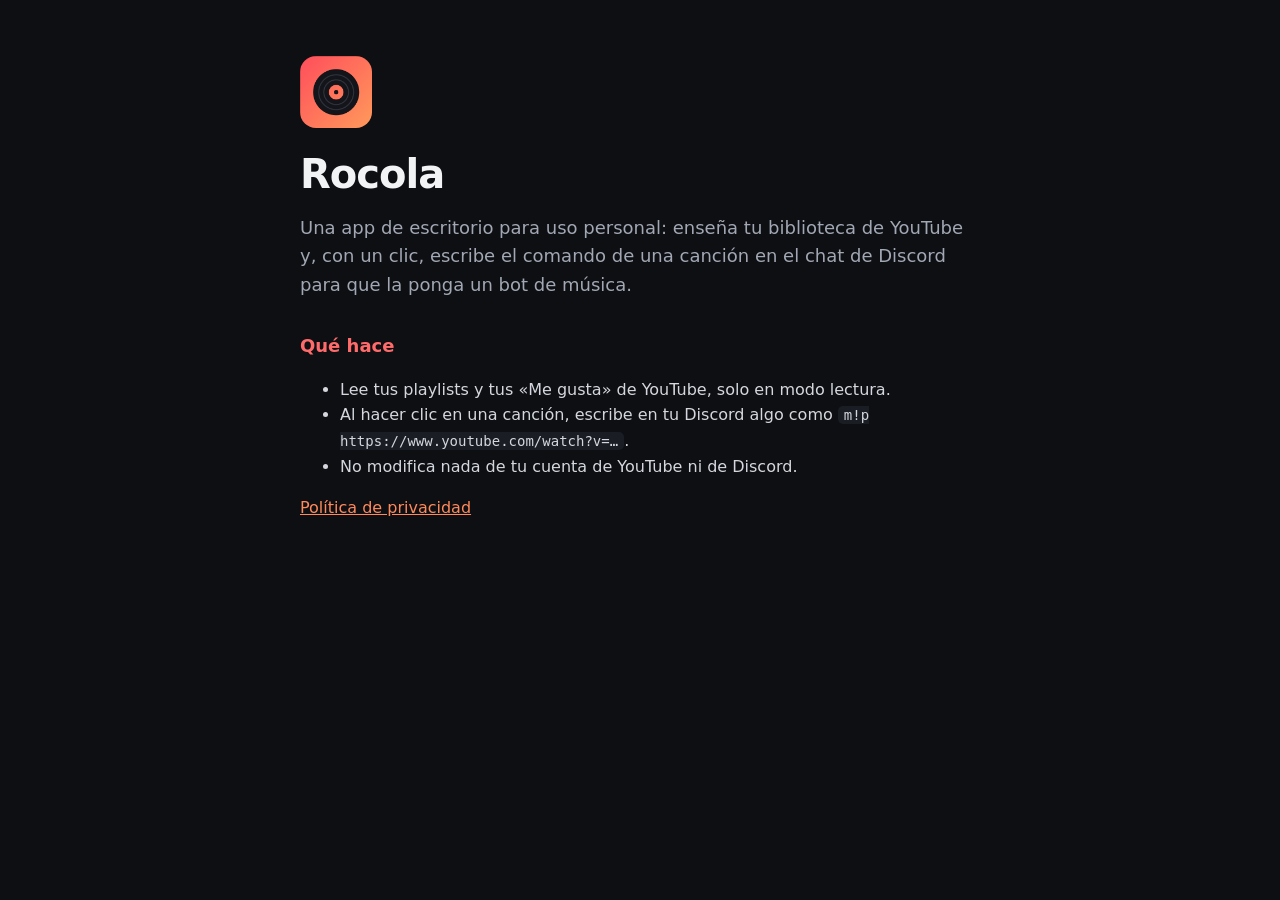
<file: index.html>
<!doctype html>
<html lang="es">
<head>
  <meta charset="utf-8">
  <meta name="viewport" content="width=device-width, initial-scale=1">
  <title>Rocola</title>
  <link rel="icon" href="icon.png">
  <link rel="stylesheet" href="estilo.css">
</head>
<body>
  <main>
    <img src="icon.png" alt="" width="72" height="72">
    <h1>Rocola</h1>
    <p class="lead">Una app de escritorio para uso personal: enseña tu biblioteca de YouTube y, con un clic, escribe el comando de una canción en el chat de Discord para que la ponga un bot de música.</p>
    <h2>Qué hace</h2>
    <ul>
      <li>Lee tus playlists y tus «Me gusta» de YouTube, solo en modo lectura.</li>
      <li>Al hacer clic en una canción, escribe en tu Discord algo como <code>m!p https://www.youtube.com/watch?v=…</code>.</li>
      <li>No modifica nada de tu cuenta de YouTube ni de Discord.</li>
    </ul>
    <p><a href="privacidad.html">Política de privacidad</a></p>
  </main>
</body>
</html>
</file>
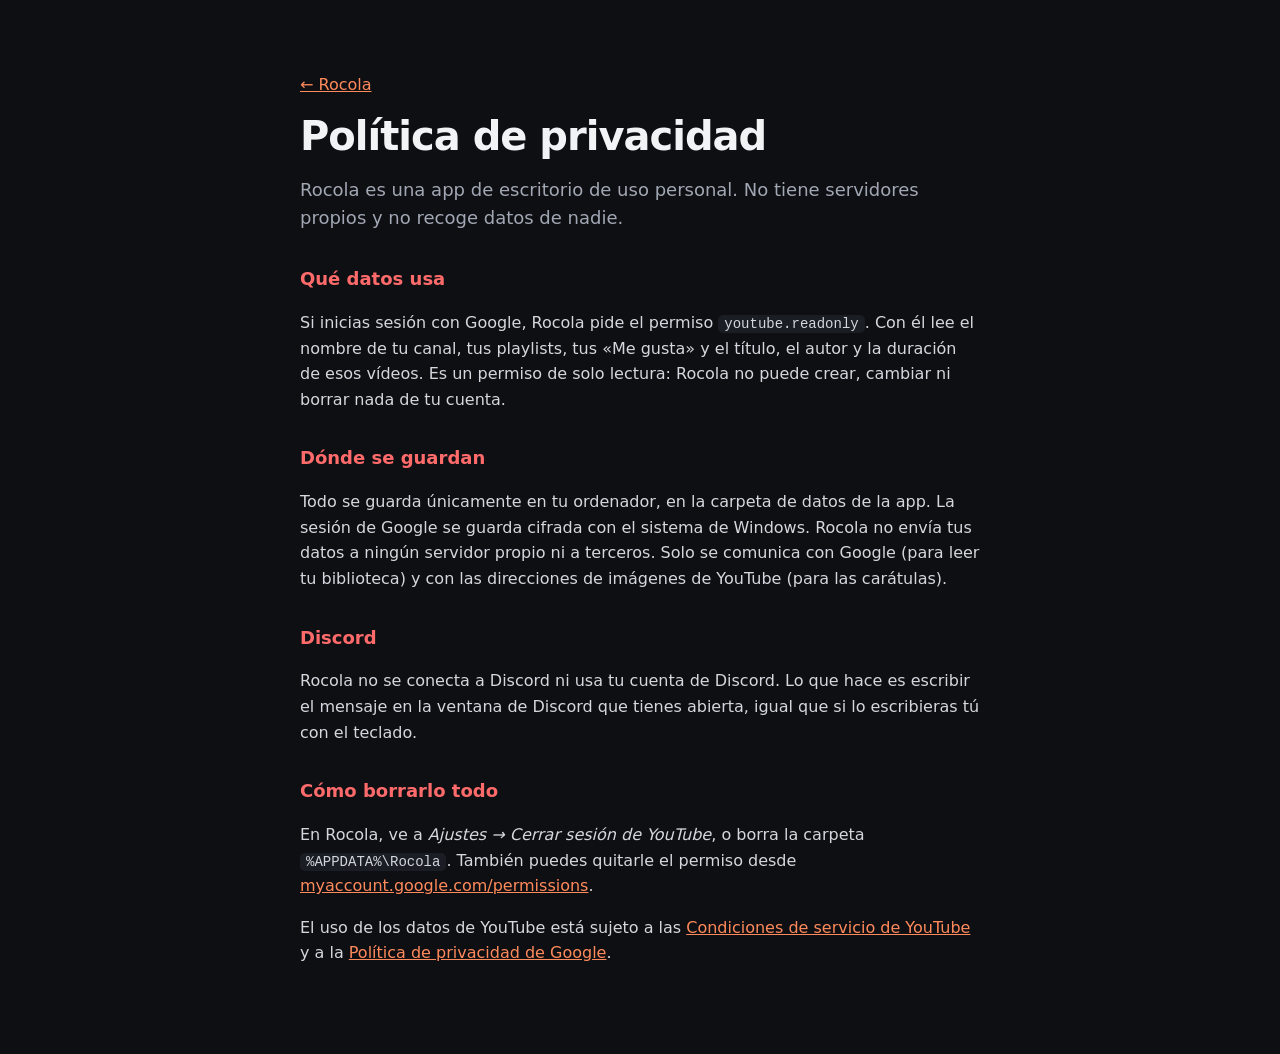
<file: privacidad.html>
<!doctype html>
<html lang="es">
<head>
  <meta charset="utf-8">
  <meta name="viewport" content="width=device-width, initial-scale=1">
  <title>Privacidad · Rocola</title>
  <link rel="icon" href="icon.png">
  <link rel="stylesheet" href="estilo.css">
</head>
<body>
  <main>
    <p><a href="./">← Rocola</a></p>
    <h1>Política de privacidad</h1>
    <p class="lead">Rocola es una app de escritorio de uso personal. No tiene servidores propios y no recoge datos de nadie.</p>

    <h2>Qué datos usa</h2>
    <p>Si inicias sesión con Google, Rocola pide el permiso <code>youtube.readonly</code>. Con él lee el nombre de tu canal, tus playlists, tus «Me gusta» y el título, el autor y la duración de esos vídeos. Es un permiso de solo lectura: Rocola no puede crear, cambiar ni borrar nada de tu cuenta.</p>

    <h2>Dónde se guardan</h2>
    <p>Todo se guarda únicamente en tu ordenador, en la carpeta de datos de la app. La sesión de Google se guarda cifrada con el sistema de Windows. Rocola no envía tus datos a ningún servidor propio ni a terceros. Solo se comunica con Google (para leer tu biblioteca) y con las direcciones de imágenes de YouTube (para las carátulas).</p>

    <h2>Discord</h2>
    <p>Rocola no se conecta a Discord ni usa tu cuenta de Discord. Lo que hace es escribir el mensaje en la ventana de Discord que tienes abierta, igual que si lo escribieras tú con el teclado.</p>

    <h2>Cómo borrarlo todo</h2>
    <p>En Rocola, ve a <i>Ajustes → Cerrar sesión de YouTube</i>, o borra la carpeta <code>%APPDATA%\Rocola</code>. También puedes quitarle el permiso desde <a href="https://myaccount.google.com/permissions">myaccount.google.com/permissions</a>.</p>

    <p>El uso de los datos de YouTube está sujeto a las <a href="https://www.youtube.com/t/terms">Condiciones de servicio de YouTube</a> y a la <a href="https://policies.google.com/privacy">Política de privacidad de Google</a>.</p>
  </main>
</body>
</html>
</file>
<file: estilo.css>
:root { color-scheme: dark; }
body {
  margin: 0;
  background: #0e0f13;
  color: #f2f3f5;
  font: 16px/1.6 "Segoe UI", system-ui, sans-serif;
}
main { max-width: 680px; margin: 0 auto; padding: 56px 16px 72px; }
h1 { font-size: 40px; line-height: 1.1; margin: 16px 0 8px; letter-spacing: -1px; }
h2 { font-size: 18px; margin: 32px 0 6px; color: #ff6b6b; }
.lead { color: #a1a7b3; font-size: 18px; }
p, li { color: #d4d7dd; }
a { color: #ff8a5b; }
code { background: #1b1d25; padding: 1px 6px; border-radius: 5px; font-size: 14px; }
img { border-radius: 16px; }
</file>
